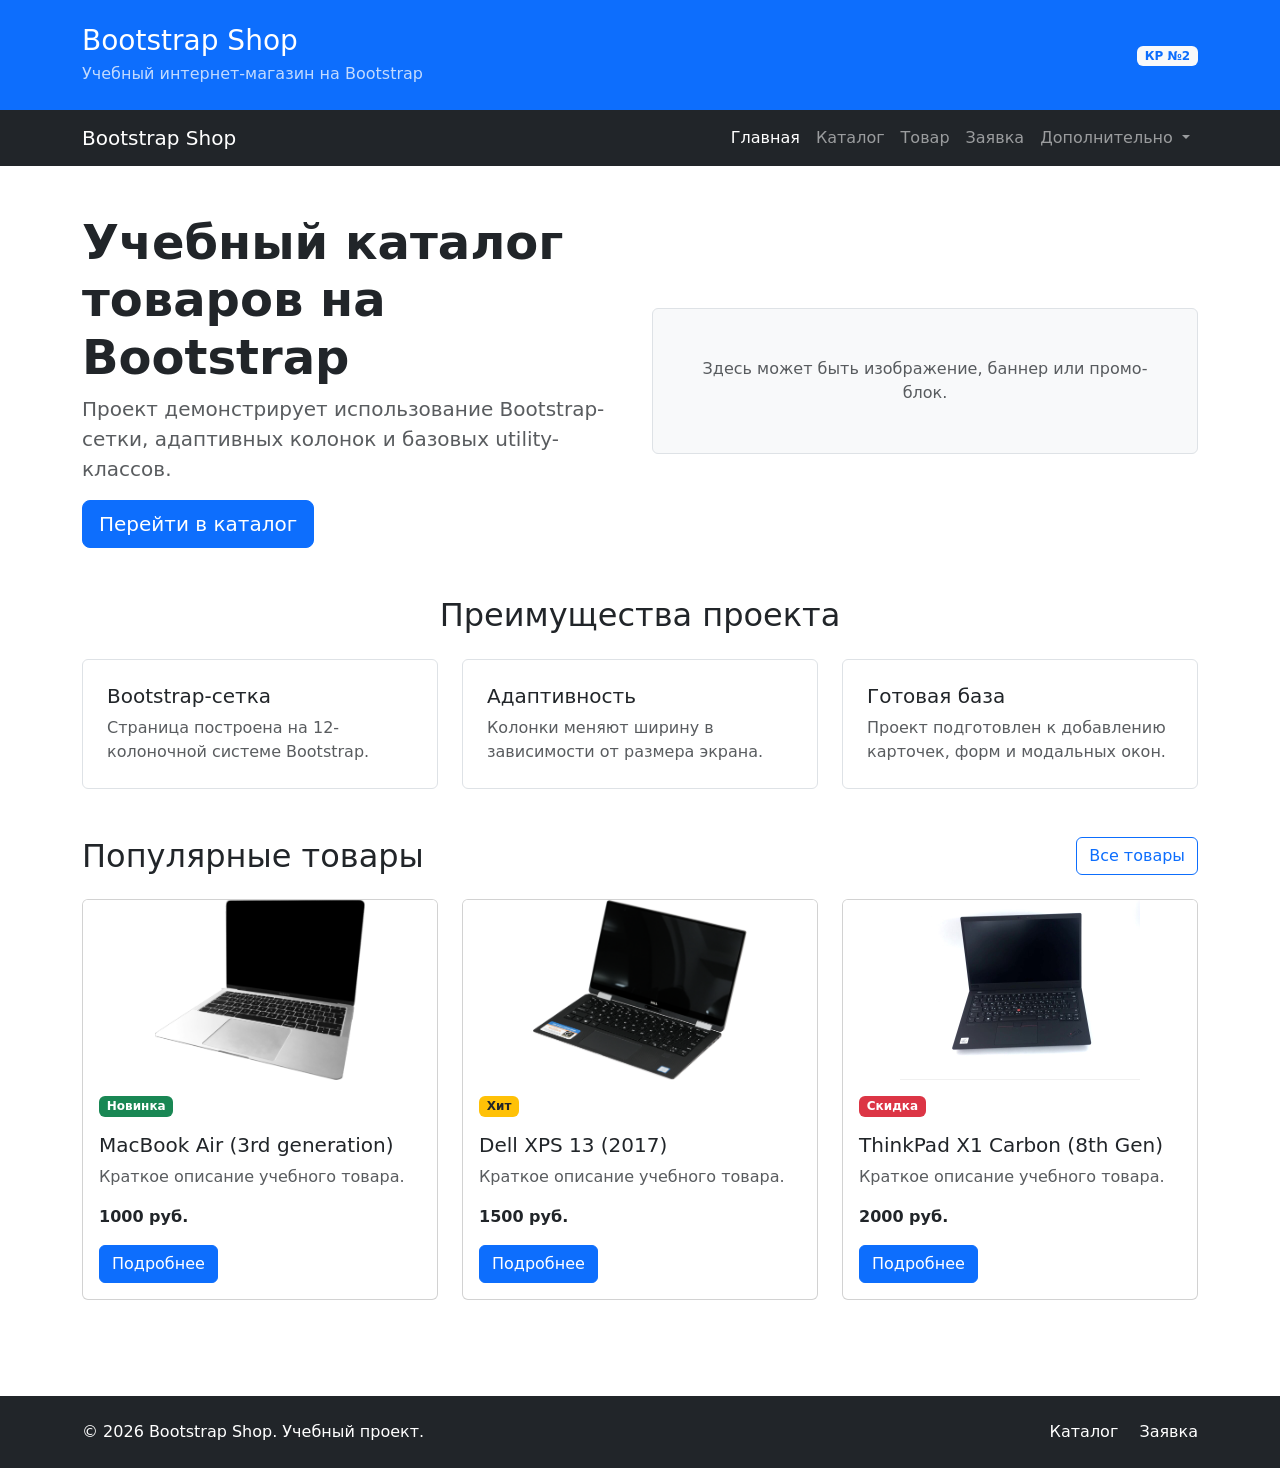
<file: index.html>
<!DOCTYPE html>
<html lang="ru">
<head>
  <meta charset="UTF-8">
  <meta name="viewport" content="width=device-width, initial-scale=1.0">
  <title>Главная — Bootstrap Shop</title>
  <link href="https://cdn.jsdelivr.net/npm/bootstrap@5.3.8/dist/css/bootstrap.min.css" rel="stylesheet">
  <link rel="stylesheet" href="css/custom.css">
</head>
<body>
  <header class="bg-primary text-white py-4">
    <div class="container">
      <div class="row align-items-center">
        <div class="col-12 col-md-8">
          <h1 class="h3 mb-1">Bootstrap Shop</h1>
          <p class="mb-0 opacity-75">Учебный интернет-магазин на Bootstrap</p>
        </div>
        <div class="col-12 col-md-4 text-md-end mt-3 mt-md-0">
          <span class="badge bg-light text-primary">КР №2</span>
        </div>
      </div>
    </div>
  </header>

  <nav class="navbar navbar-expand-lg navbar-dark bg-dark">
    <div class="container">
      <a class="navbar-brand" href="index.html">Bootstrap Shop</a>
      <button class="navbar-toggler" type="button" data-bs-toggle="collapse" data-bs-target="#mainNavbar" aria-controls="mainNavbar" aria-expanded="false" aria-label="Переключить навигацию">
        <span class="navbar-toggler-icon"></span>
      </button>
      <div class="collapse navbar-collapse" id="mainNavbar">
        <ul class="navbar-nav ms-auto">
          <li class="nav-item">
            <a class="nav-link active" aria-current="page" href="index.html">Главная</a>
          </li>
          <li class="nav-item">
            <a class="nav-link" href="catalog.html">Каталог</a>
          </li>
          <li class="nav-item">
            <a class="nav-link" href="product.html">Товар</a>
          </li>
          <li class="nav-item">
            <a class="nav-link" href="order.html">Заявка</a>
          </li>
          <li class="nav-item dropdown">
            <a class="nav-link dropdown-toggle" href="#" role="button" data-bs-toggle="dropdown" aria-expanded="false">
              Дополнительно
            </a>
            <ul class="dropdown-menu">
              <li><a class="dropdown-item" href="catalog.html">Все товары</a></li>
              <li><a class="dropdown-item" href="order.html">Оформить заявку</a></li>
              <li><a class="dropdown-item" href="index.html#popular">Популярное</a></li>
            </ul>
          </li>
        </ul>
      </div>
    </div>
  </nav>

  <main>
    <section class="container my-5">
      <div class="row align-items-center g-4">
        <div class="col-12 col-lg-6">
          <h2 class="display-5 fw-bold">Учебный каталог товаров на Bootstrap</h2>
          <p class="lead text-muted">
            Проект демонстрирует использование Bootstrap-сетки,
            адаптивных колонок и базовых utility-классов.
          </p>
          <a class="btn btn-primary btn-lg" href="catalog.html">Перейти в каталог</a>
        </div>
        <div class="col-12 col-lg-6">
          <div class="p-5 bg-light border rounded text-center">
            <p class="mb-0 text-muted">Здесь может быть изображение, баннер или промо-блок.</p>
          </div>
        </div>
      </div>
    </section>

    <section class="container my-5">
      <h2 class="text-center mb-4">Преимущества проекта</h2>
      <div class="row g-4">
        <div class="col-12 col-md-4">
          <div class="p-4 border rounded h-100 bg-white">
            <h3 class="h5">Bootstrap-сетка</h3>
            <p class="mb-0 text-muted">Страница построена на 12-колоночной системе Bootstrap.</p>
          </div>
        </div>
        <div class="col-12 col-md-4">
          <div class="p-4 border rounded h-100 bg-white">
            <h3 class="h5">Адаптивность</h3>
            <p class="mb-0 text-muted">Колонки меняют ширину в зависимости от размера экрана.</p>
          </div>
        </div>
        <div class="col-12 col-md-4">
          <div class="p-4 border rounded h-100 bg-white">
            <h3 class="h5">Готовая база</h3>
            <p class="mb-0 text-muted">Проект подготовлен к добавлению карточек, форм и модальных окон.</p>
          </div>
        </div>
      </div>
    </section>

    <section class="container my-5" id="popular">
      <div class="d-flex justify-content-between align-items-center mb-4">
        <h2 class="mb-0">Популярные товары</h2>
        <a class="btn btn-outline-primary" href="catalog.html">Все товары</a>
      </div>
      <div class="row g-4">
        <div class="col-12 col-md-6 col-lg-4">
          <div class="card h-100">
            <img src="images/macbook-air-3rd-gen.png" class="card-img-top" alt="MacBook Air третьего поколения">
            <div class="card-body d-flex flex-column">
              <span class="badge bg-success mb-3 align-self-start">Новинка</span>
              <h3 class="h5">MacBook Air (3rd generation)</h3>
              <p class="text-muted">Краткое описание учебного товара.</p>
              <p class="fw-bold mb-3 mt-auto">1000 руб.</p>
              <a class="btn btn-primary align-self-start" href="product.html">Подробнее</a>
            </div>
          </div>
        </div>
        <div class="col-12 col-md-6 col-lg-4">
          <div class="card h-100">
            <img src="images/dell-xps-13-2017.png" class="card-img-top" alt="Dell XPS 13 2017 года">
            <div class="card-body d-flex flex-column">
              <span class="badge bg-warning text-dark mb-3 align-self-start">Хит</span>
              <h3 class="h5">Dell XPS 13 (2017)</h3>
              <p class="text-muted">Краткое описание учебного товара.</p>
              <p class="fw-bold mb-3 mt-auto">1500 руб.</p>
              <a class="btn btn-primary align-self-start" href="product-2.html">Подробнее</a>
            </div>
          </div>
        </div>
        <div class="col-12 col-md-6 col-lg-4">
          <div class="card h-100">
            <img src="images/thinkpad-x1-carbon-8th-gen.jpg" class="card-img-top" alt="Lenovo ThinkPad X1 Carbon 8-го поколения">
            <div class="card-body d-flex flex-column">
              <span class="badge bg-danger mb-3 align-self-start">Скидка</span>
              <h3 class="h5">ThinkPad X1 Carbon (8th Gen)</h3>
              <p class="text-muted">Краткое описание учебного товара.</p>
              <p class="fw-bold mb-3 mt-auto">2000 руб.</p>
              <a class="btn btn-primary align-self-start" href="product-3.html">Подробнее</a>
            </div>
          </div>
        </div>
      </div>
    </section>
  </main>

  <footer class="bg-dark text-white py-4 mt-5">
    <div class="container">
      <div class="row align-items-center g-3">
        <div class="col-12 col-md-6">
          <p class="mb-0">&copy; 2026 Bootstrap Shop. Учебный проект.</p>
        </div>
        <div class="col-12 col-md-6 text-md-end">
          <a class="text-white text-decoration-none me-3" href="catalog.html">Каталог</a>
          <a class="text-white text-decoration-none" href="order.html">Заявка</a>
        </div>
      </div>
    </div>
  </footer>

  <script src="https://cdn.jsdelivr.net/npm/bootstrap@5.3.8/dist/js/bootstrap.bundle.min.js"></script>
</body>
</html>
</file>
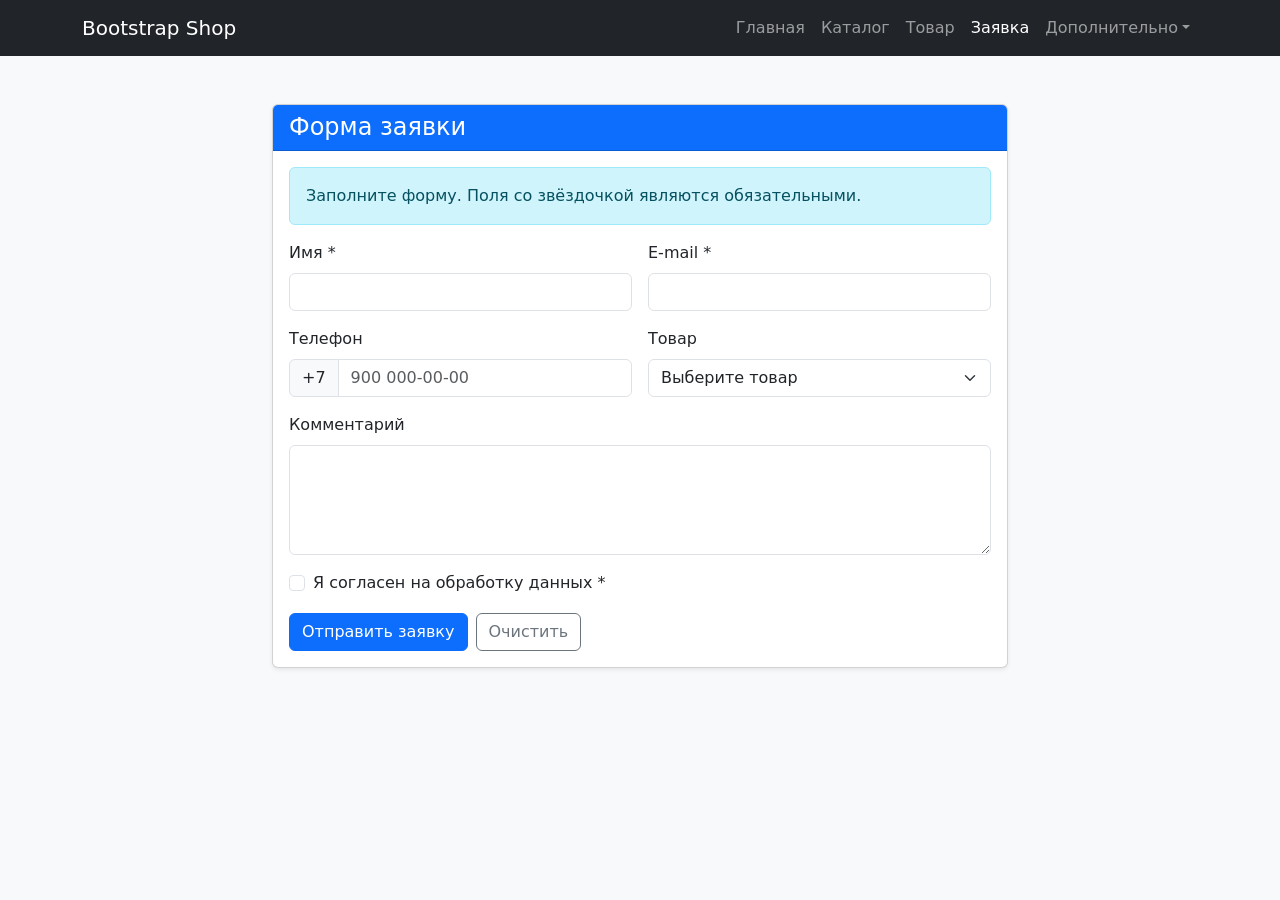
<file: order.html>
<!DOCTYPE html>
<html lang="ru">
<head>
  <meta charset="UTF-8">
  <meta name="viewport" content="width=device-width, initial-scale=1.0">
  <title>Заявка — Bootstrap Shop</title>
  <link href="https://cdn.jsdelivr.net/npm/bootstrap@5.3.8/dist/css/bootstrap.min.css" rel="stylesheet">
  <link rel="stylesheet" href="css/custom.css">
</head>
<body class="bg-light">
  <nav class="navbar navbar-expand-lg navbar-dark bg-dark">
    <div class="container">
      <a class="navbar-brand" href="index.html">Bootstrap Shop</a>
      <button class="navbar-toggler" type="button" data-bs-toggle="collapse" data-bs-target="#mainNavbar" aria-controls="mainNavbar" aria-expanded="false" aria-label="Переключить навигацию">
        <span class="navbar-toggler-icon"></span>
      </button>
      <div class="collapse navbar-collapse" id="mainNavbar">
        <ul class="navbar-nav ms-auto">
          <li class="nav-item"><a class="nav-link" href="index.html">Главная</a></li>
          <li class="nav-item"><a class="nav-link" href="catalog.html">Каталог</a></li>
          <li class="nav-item"><a class="nav-link" href="product.html">Товар</a></li>
          <li class="nav-item"><a class="nav-link active" aria-current="page" href="order.html">Заявка</a></li>
          <li class="nav-item dropdown">
            <a class="nav-link dropdown-toggle" href="#" role="button" data-bs-toggle="dropdown" aria-expanded="false">Дополнительно</a>
            <ul class="dropdown-menu">
              <li><a class="dropdown-item" href="catalog.html">Все товары</a></li>
              <li><a class="dropdown-item" href="order.html">Оформить заявку</a></li>
              <li><a class="dropdown-item" href="index.html#popular">Популярное</a></li>
            </ul>
          </li>
        </ul>
      </div>
    </div>
  </nav>

  <main class="container my-5">
    <div class="row justify-content-center">
      <div class="col-12 col-lg-8">
        <div class="card shadow-sm">
          <div class="card-header bg-primary text-white">
            <h1 class="h4 mb-0">Форма заявки</h1>
          </div>
          <div class="card-body">
            <div class="alert alert-info" role="alert">
              Заполните форму. Поля со звёздочкой являются обязательными.
            </div>
            <form>
              <div class="row g-3">
                <div class="col-12 col-md-6">
                  <label for="order-name" class="form-label">Имя *</label>
                  <input id="order-name" name="name" type="text" class="form-control" required>
                </div>
                <div class="col-12 col-md-6">
                  <label for="order-email" class="form-label">E-mail *</label>
                  <input id="order-email" name="email" type="email" class="form-control" required>
                </div>
                <div class="col-12 col-md-6">
                  <label for="order-phone" class="form-label">Телефон</label>
                  <div class="input-group">
                    <span class="input-group-text">+7</span>
                    <input id="order-phone" name="phone" type="tel" class="form-control" placeholder="900 000-00-00">
                  </div>
                </div>
                <div class="col-12 col-md-6">
                  <label for="order-product" class="form-label">Товар</label>
                  <select id="order-product" name="product" class="form-select">
                    <option selected>Выберите товар</option>
                    <option value="product-1">MacBook Air (3rd generation)</option>
                    <option value="product-2">Dell XPS 13 (2017)</option>
                    <option value="product-3">ThinkPad X1 Carbon (8th Gen)</option>
                  </select>
                </div>
                <div class="col-12">
                  <label for="order-comment" class="form-label">Комментарий</label>
                  <textarea id="order-comment" name="comment" class="form-control" rows="4"></textarea>
                </div>
                <div class="col-12">
                  <div class="form-check">
                    <input id="order-agree" name="agree" class="form-check-input" type="checkbox" required>
                    <label class="form-check-label" for="order-agree">Я согласен на обработку данных *</label>
                  </div>
                </div>
                <div class="col-12 d-flex gap-2">
                  <button class="btn btn-primary" type="submit">Отправить заявку</button>
                  <button class="btn btn-outline-secondary" type="reset">Очистить</button>
                </div>
              </div>
            </form>
          </div>
        </div>
      </div>
    </div>
  </main>
  <script src="https://cdn.jsdelivr.net/npm/bootstrap@5.3.8/dist/js/bootstrap.bundle.min.js"></script>
</body>
</html>
</file>
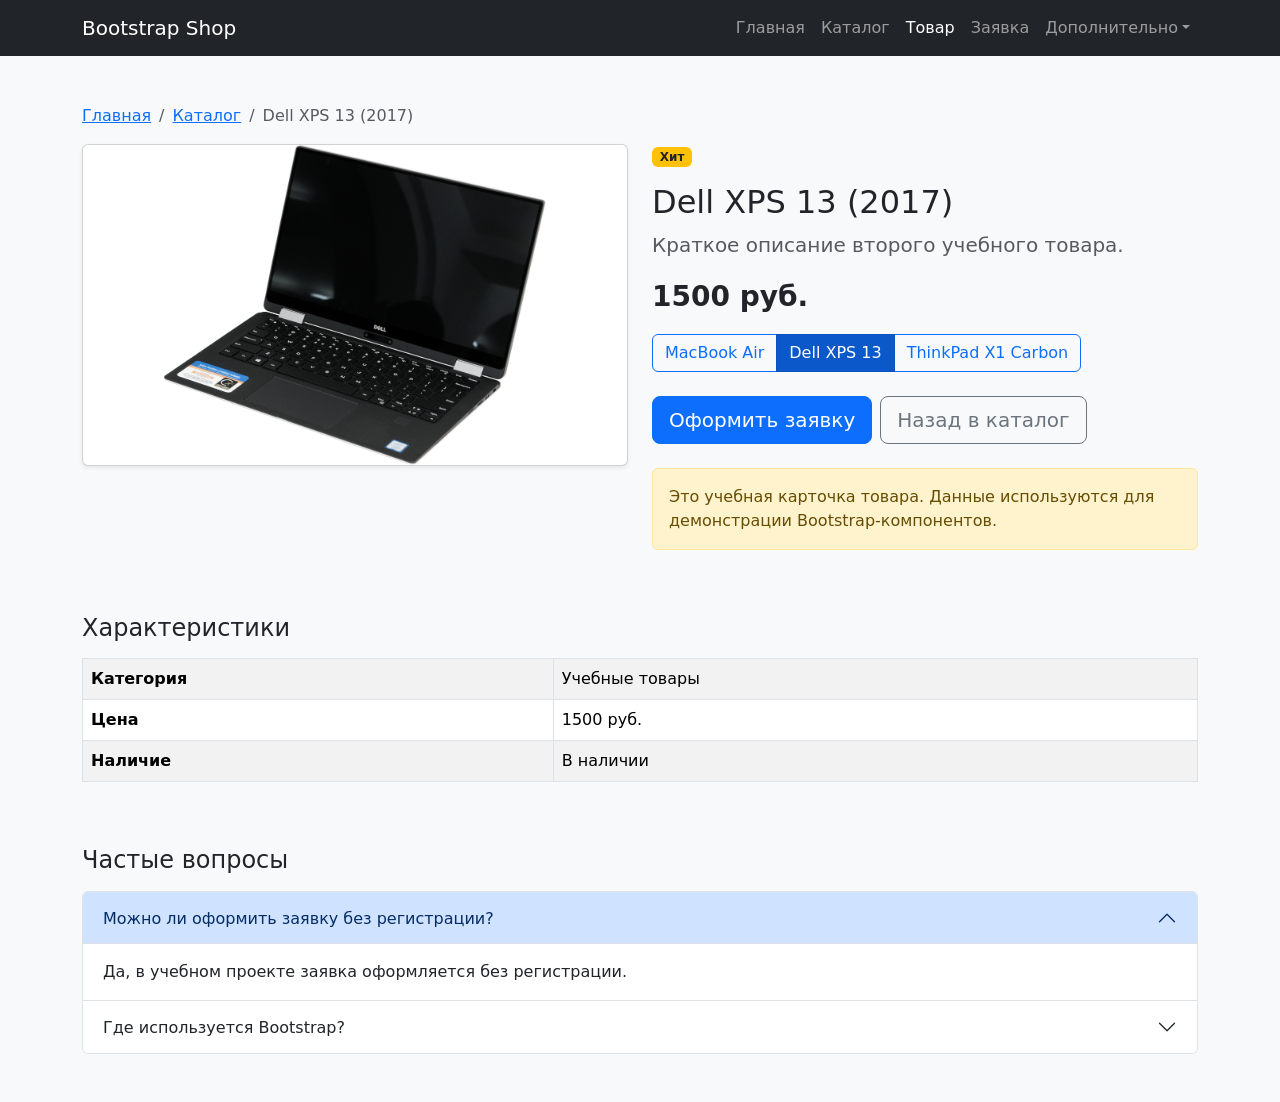
<file: product-2.html>
<!DOCTYPE html>
<html lang="ru">
<head>
  <meta charset="UTF-8">
  <meta name="viewport" content="width=device-width, initial-scale=1.0">
  <title>Dell XPS 13 — Bootstrap Shop</title>
  <link href="https://cdn.jsdelivr.net/npm/bootstrap@5.3.8/dist/css/bootstrap.min.css" rel="stylesheet">
  <link rel="stylesheet" href="css/custom.css">
</head>
<body class="bg-light">
  <nav class="navbar navbar-expand-lg navbar-dark bg-dark">
    <div class="container">
      <a class="navbar-brand" href="index.html">Bootstrap Shop</a>
      <button class="navbar-toggler" type="button" data-bs-toggle="collapse" data-bs-target="#mainNavbar" aria-controls="mainNavbar" aria-expanded="false" aria-label="Переключить навигацию">
        <span class="navbar-toggler-icon"></span>
      </button>
      <div class="collapse navbar-collapse" id="mainNavbar">
        <ul class="navbar-nav ms-auto">
          <li class="nav-item"><a class="nav-link" href="index.html">Главная</a></li>
          <li class="nav-item"><a class="nav-link" href="catalog.html">Каталог</a></li>
          <li class="nav-item"><a class="nav-link active" aria-current="page" href="product-2.html">Товар</a></li>
          <li class="nav-item"><a class="nav-link" href="order.html">Заявка</a></li>
          <li class="nav-item dropdown">
            <a class="nav-link dropdown-toggle" href="#" role="button" data-bs-toggle="dropdown" aria-expanded="false">Дополнительно</a>
            <ul class="dropdown-menu">
              <li><a class="dropdown-item" href="catalog.html">Все товары</a></li>
              <li><a class="dropdown-item" href="order.html">Оформить заявку</a></li>
              <li><a class="dropdown-item" href="index.html#popular">Популярное</a></li>
            </ul>
          </li>
        </ul>
      </div>
    </div>
  </nav>

  <main class="container my-5">
    <nav aria-label="breadcrumb">
      <ol class="breadcrumb">
        <li class="breadcrumb-item"><a href="index.html">Главная</a></li>
        <li class="breadcrumb-item"><a href="catalog.html">Каталог</a></li>
        <li class="breadcrumb-item active" aria-current="page">Dell XPS 13 (2017)</li>
      </ol>
    </nav>
    <div class="row g-4">
      <div class="col-12 col-lg-6">
        <div class="card shadow-sm">
          <img src="images/dell-xps-13-2017.png" class="product-image img-fluid rounded" alt="Dell XPS 13 2017 года">
        </div>
      </div>
      <div class="col-12 col-lg-6">
        <span class="badge bg-warning text-dark mb-3">Хит</span>
        <h1 class="h2">Dell XPS 13 (2017)</h1>
        <p class="lead text-muted">Краткое описание второго учебного товара.</p>
        <p class="fs-3 fw-bold">1500 руб.</p>
        <div class="btn-group mb-4" role="group" aria-label="Выбор товара">
          <a class="btn btn-outline-primary" href="product.html">MacBook Air</a>
          <a class="btn btn-primary active" aria-current="page" href="product-2.html">Dell XPS 13</a>
          <a class="btn btn-outline-primary" href="product-3.html">ThinkPad X1 Carbon</a>
        </div>
        <div class="d-flex gap-2 mb-4">
          <a class="btn btn-primary btn-lg" href="order.html">Оформить заявку</a>
          <a class="btn btn-outline-secondary btn-lg" href="catalog.html">Назад в каталог</a>
        </div>
        <div class="alert alert-warning" role="alert">
          Это учебная карточка товара. Данные используются для демонстрации Bootstrap-компонентов.
        </div>
      </div>
    </div>
    <section class="mt-5">
      <h2 class="h4 mb-3">Характеристики</h2>
      <div class="table-responsive">
        <table class="table table-striped table-bordered align-middle">
          <tbody>
            <tr><th scope="row">Категория</th><td>Учебные товары</td></tr>
            <tr><th scope="row">Цена</th><td>1500 руб.</td></tr>
            <tr><th scope="row">Наличие</th><td>В наличии</td></tr>
          </tbody>
        </table>
      </div>
    </section>
    <section class="mt-5">
      <h2 class="h4 mb-3">Частые вопросы</h2>
      <div class="accordion" id="faqAccordion">
        <div class="accordion-item">
          <h3 class="accordion-header">
            <button class="accordion-button" type="button" data-bs-toggle="collapse" data-bs-target="#faqOne" aria-expanded="true" aria-controls="faqOne">
              Можно ли оформить заявку без регистрации?
            </button>
          </h3>
          <div id="faqOne" class="accordion-collapse collapse show" data-bs-parent="#faqAccordion">
            <div class="accordion-body">Да, в учебном проекте заявка оформляется без регистрации.</div>
          </div>
        </div>
        <div class="accordion-item">
          <h3 class="accordion-header">
            <button class="accordion-button collapsed" type="button" data-bs-toggle="collapse" data-bs-target="#faqTwo" aria-expanded="false" aria-controls="faqTwo">
              Где используется Bootstrap?
            </button>
          </h3>
          <div id="faqTwo" class="accordion-collapse collapse" data-bs-parent="#faqAccordion">
            <div class="accordion-body">Bootstrap используется для сетки, карточек, форм, навигации, сообщений и модальных окон.</div>
          </div>
        </div>
      </div>
    </section>
  </main>
  <script src="https://cdn.jsdelivr.net/npm/bootstrap@5.3.8/dist/js/bootstrap.bundle.min.js"></script>
</body>
</html>
</file>
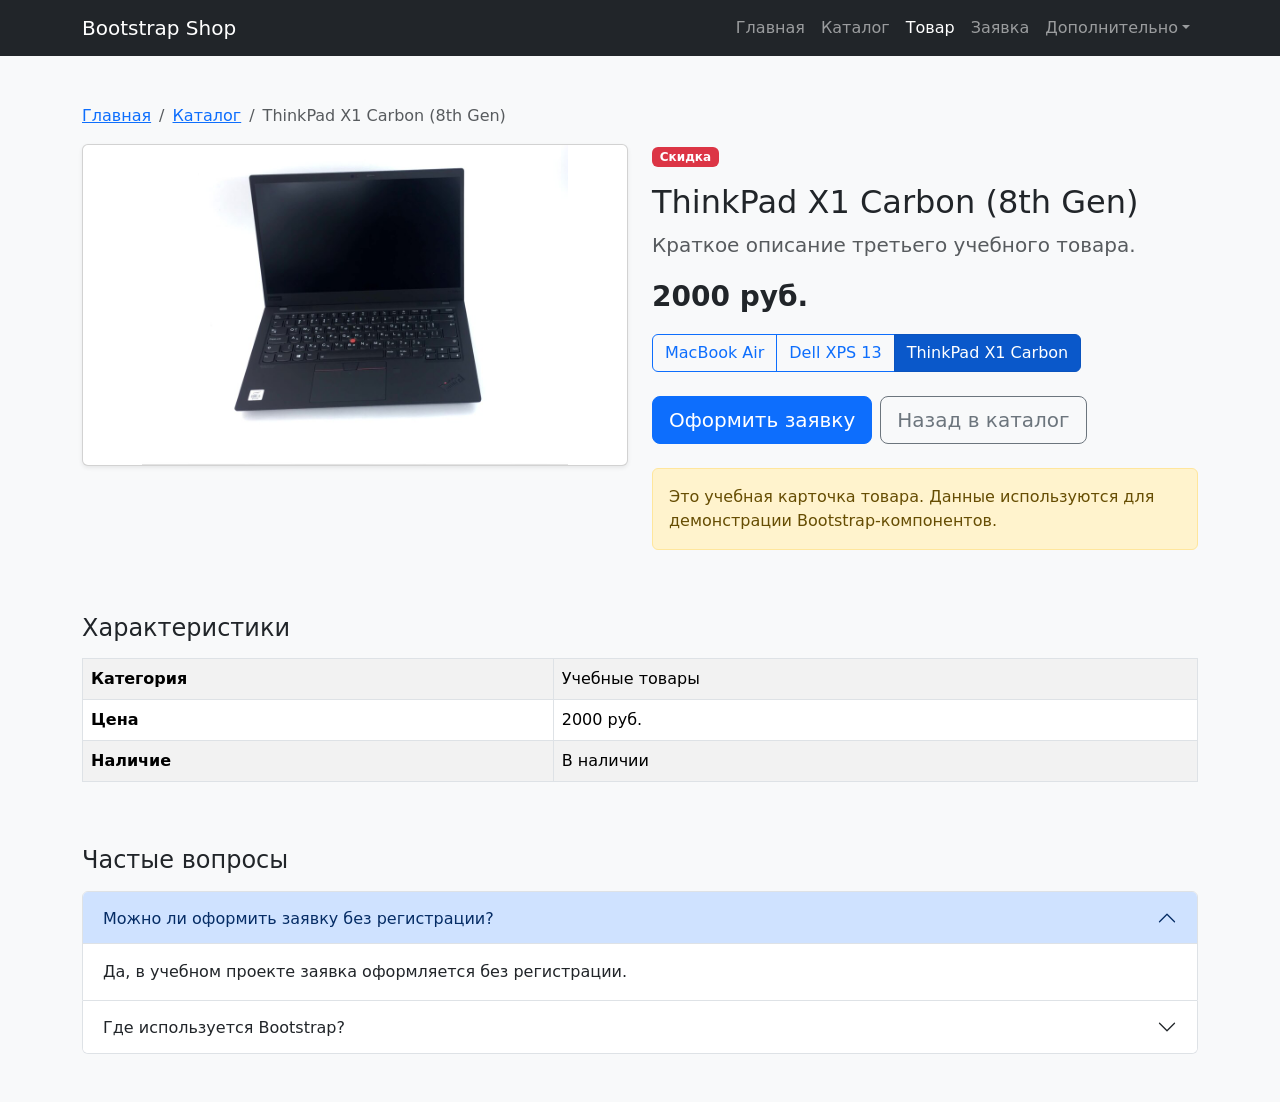
<file: product-3.html>
<!DOCTYPE html>
<html lang="ru">
<head>
  <meta charset="UTF-8">
  <meta name="viewport" content="width=device-width, initial-scale=1.0">
  <title>ThinkPad X1 Carbon — Bootstrap Shop</title>
  <link href="https://cdn.jsdelivr.net/npm/bootstrap@5.3.8/dist/css/bootstrap.min.css" rel="stylesheet">
  <link rel="stylesheet" href="css/custom.css">
</head>
<body class="bg-light">
  <nav class="navbar navbar-expand-lg navbar-dark bg-dark">
    <div class="container">
      <a class="navbar-brand" href="index.html">Bootstrap Shop</a>
      <button class="navbar-toggler" type="button" data-bs-toggle="collapse" data-bs-target="#mainNavbar" aria-controls="mainNavbar" aria-expanded="false" aria-label="Переключить навигацию">
        <span class="navbar-toggler-icon"></span>
      </button>
      <div class="collapse navbar-collapse" id="mainNavbar">
        <ul class="navbar-nav ms-auto">
          <li class="nav-item"><a class="nav-link" href="index.html">Главная</a></li>
          <li class="nav-item"><a class="nav-link" href="catalog.html">Каталог</a></li>
          <li class="nav-item"><a class="nav-link active" aria-current="page" href="product-3.html">Товар</a></li>
          <li class="nav-item"><a class="nav-link" href="order.html">Заявка</a></li>
          <li class="nav-item dropdown">
            <a class="nav-link dropdown-toggle" href="#" role="button" data-bs-toggle="dropdown" aria-expanded="false">Дополнительно</a>
            <ul class="dropdown-menu">
              <li><a class="dropdown-item" href="catalog.html">Все товары</a></li>
              <li><a class="dropdown-item" href="order.html">Оформить заявку</a></li>
              <li><a class="dropdown-item" href="index.html#popular">Популярное</a></li>
            </ul>
          </li>
        </ul>
      </div>
    </div>
  </nav>

  <main class="container my-5">
    <nav aria-label="breadcrumb">
      <ol class="breadcrumb">
        <li class="breadcrumb-item"><a href="index.html">Главная</a></li>
        <li class="breadcrumb-item"><a href="catalog.html">Каталог</a></li>
        <li class="breadcrumb-item active" aria-current="page">ThinkPad X1 Carbon (8th Gen)</li>
      </ol>
    </nav>
    <div class="row g-4">
      <div class="col-12 col-lg-6">
        <div class="card shadow-sm">
          <img src="images/thinkpad-x1-carbon-8th-gen.jpg" class="product-image img-fluid rounded" alt="Lenovo ThinkPad X1 Carbon 8-го поколения">
        </div>
      </div>
      <div class="col-12 col-lg-6">
        <span class="badge bg-danger mb-3">Скидка</span>
        <h1 class="h2">ThinkPad X1 Carbon (8th Gen)</h1>
        <p class="lead text-muted">Краткое описание третьего учебного товара.</p>
        <p class="fs-3 fw-bold">2000 руб.</p>
        <div class="btn-group mb-4" role="group" aria-label="Выбор товара">
          <a class="btn btn-outline-primary" href="product.html">MacBook Air</a>
          <a class="btn btn-outline-primary" href="product-2.html">Dell XPS 13</a>
          <a class="btn btn-primary active" aria-current="page" href="product-3.html">ThinkPad X1 Carbon</a>
        </div>
        <div class="d-flex gap-2 mb-4">
          <a class="btn btn-primary btn-lg" href="order.html">Оформить заявку</a>
          <a class="btn btn-outline-secondary btn-lg" href="catalog.html">Назад в каталог</a>
        </div>
        <div class="alert alert-warning" role="alert">
          Это учебная карточка товара. Данные используются для демонстрации Bootstrap-компонентов.
        </div>
      </div>
    </div>
    <section class="mt-5">
      <h2 class="h4 mb-3">Характеристики</h2>
      <div class="table-responsive">
        <table class="table table-striped table-bordered align-middle">
          <tbody>
            <tr><th scope="row">Категория</th><td>Учебные товары</td></tr>
            <tr><th scope="row">Цена</th><td>2000 руб.</td></tr>
            <tr><th scope="row">Наличие</th><td>В наличии</td></tr>
          </tbody>
        </table>
      </div>
    </section>
    <section class="mt-5">
      <h2 class="h4 mb-3">Частые вопросы</h2>
      <div class="accordion" id="faqAccordion">
        <div class="accordion-item">
          <h3 class="accordion-header">
            <button class="accordion-button" type="button" data-bs-toggle="collapse" data-bs-target="#faqOne" aria-expanded="true" aria-controls="faqOne">
              Можно ли оформить заявку без регистрации?
            </button>
          </h3>
          <div id="faqOne" class="accordion-collapse collapse show" data-bs-parent="#faqAccordion">
            <div class="accordion-body">Да, в учебном проекте заявка оформляется без регистрации.</div>
          </div>
        </div>
        <div class="accordion-item">
          <h3 class="accordion-header">
            <button class="accordion-button collapsed" type="button" data-bs-toggle="collapse" data-bs-target="#faqTwo" aria-expanded="false" aria-controls="faqTwo">
              Где используется Bootstrap?
            </button>
          </h3>
          <div id="faqTwo" class="accordion-collapse collapse" data-bs-parent="#faqAccordion">
            <div class="accordion-body">Bootstrap используется для сетки, карточек, форм, навигации, сообщений и модальных окон.</div>
          </div>
        </div>
      </div>
    </section>
  </main>
  <script src="https://cdn.jsdelivr.net/npm/bootstrap@5.3.8/dist/js/bootstrap.bundle.min.js"></script>
</body>
</html>
</file>
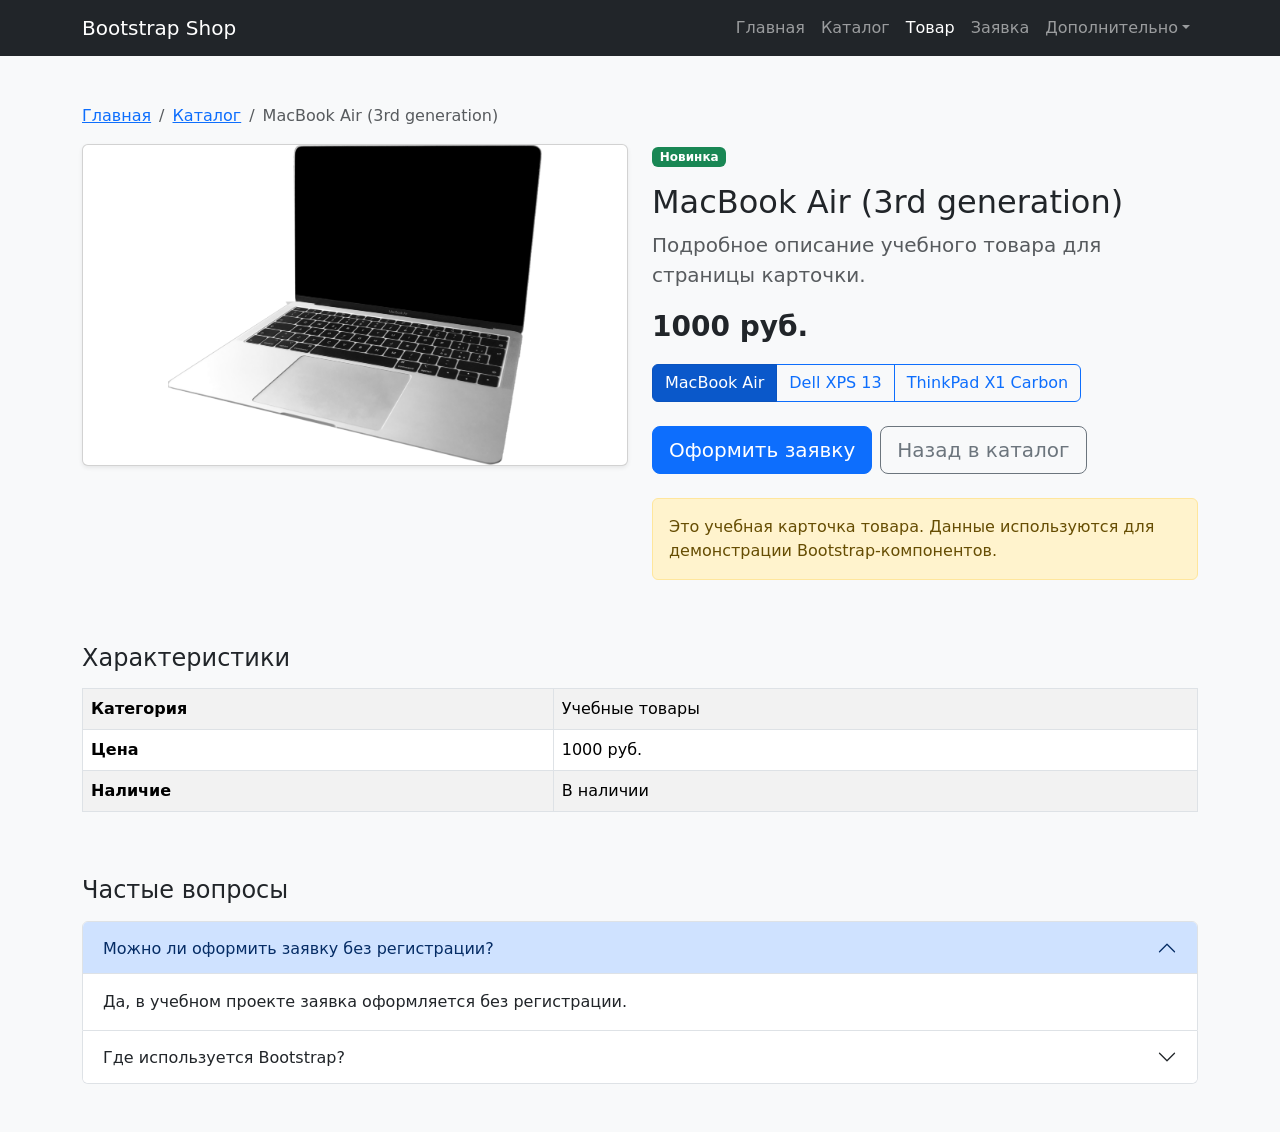
<file: product.html>
<!DOCTYPE html>
<html lang="ru">
<head>
  <meta charset="UTF-8">
  <meta name="viewport" content="width=device-width, initial-scale=1.0">
  <title>MacBook Air — Bootstrap Shop</title>
  <link href="https://cdn.jsdelivr.net/npm/bootstrap@5.3.8/dist/css/bootstrap.min.css" rel="stylesheet">
  <link rel="stylesheet" href="css/custom.css">
</head>
<body class="bg-light">
  <nav class="navbar navbar-expand-lg navbar-dark bg-dark">
    <div class="container">
      <a class="navbar-brand" href="index.html">Bootstrap Shop</a>
      <button class="navbar-toggler" type="button" data-bs-toggle="collapse" data-bs-target="#mainNavbar" aria-controls="mainNavbar" aria-expanded="false" aria-label="Переключить навигацию">
        <span class="navbar-toggler-icon"></span>
      </button>
      <div class="collapse navbar-collapse" id="mainNavbar">
        <ul class="navbar-nav ms-auto">
          <li class="nav-item"><a class="nav-link" href="index.html">Главная</a></li>
          <li class="nav-item"><a class="nav-link" href="catalog.html">Каталог</a></li>
          <li class="nav-item"><a class="nav-link active" aria-current="page" href="product.html">Товар</a></li>
          <li class="nav-item"><a class="nav-link" href="order.html">Заявка</a></li>
          <li class="nav-item dropdown">
            <a class="nav-link dropdown-toggle" href="#" role="button" data-bs-toggle="dropdown" aria-expanded="false">Дополнительно</a>
            <ul class="dropdown-menu">
              <li><a class="dropdown-item" href="catalog.html">Все товары</a></li>
              <li><a class="dropdown-item" href="order.html">Оформить заявку</a></li>
              <li><a class="dropdown-item" href="index.html#popular">Популярное</a></li>
            </ul>
          </li>
        </ul>
      </div>
    </div>
  </nav>

  <main class="container my-5">
    <nav aria-label="breadcrumb">
      <ol class="breadcrumb">
        <li class="breadcrumb-item"><a href="index.html">Главная</a></li>
        <li class="breadcrumb-item"><a href="catalog.html">Каталог</a></li>
        <li class="breadcrumb-item active" aria-current="page">MacBook Air (3rd generation)</li>
      </ol>
    </nav>
    <div class="row g-4">
      <div class="col-12 col-lg-6">
        <div class="card shadow-sm">
          <img src="images/macbook-air-3rd-gen.png" class="product-image img-fluid rounded" alt="MacBook Air третьего поколения">
        </div>
      </div>
      <div class="col-12 col-lg-6">
        <span class="badge bg-success mb-3">Новинка</span>
        <h1 class="h2">MacBook Air (3rd generation)</h1>
        <p class="lead text-muted">Подробное описание учебного товара для страницы карточки.</p>
        <p class="fs-3 fw-bold">1000 руб.</p>
        <div class="btn-group mb-4" role="group" aria-label="Выбор товара">
          <a class="btn btn-primary active" aria-current="page" href="product.html">MacBook Air</a>
          <a class="btn btn-outline-primary" href="product-2.html">Dell XPS 13</a>
          <a class="btn btn-outline-primary" href="product-3.html">ThinkPad X1 Carbon</a>
        </div>
        <div class="d-flex gap-2 mb-4">
          <a class="btn btn-primary btn-lg" href="order.html">Оформить заявку</a>
          <a class="btn btn-outline-secondary btn-lg" href="catalog.html">Назад в каталог</a>
        </div>
        <div class="alert alert-warning" role="alert">
          Это учебная карточка товара. Данные используются для демонстрации Bootstrap-компонентов.
        </div>
      </div>
    </div>
    <section class="mt-5">
      <h2 class="h4 mb-3">Характеристики</h2>
      <div class="table-responsive">
        <table class="table table-striped table-bordered align-middle">
          <tbody>
            <tr>
              <th scope="row">Категория</th>
              <td>Учебные товары</td>
            </tr>
            <tr>
              <th scope="row">Цена</th>
              <td>1000 руб.</td>
            </tr>
            <tr>
              <th scope="row">Наличие</th>
              <td>В наличии</td>
            </tr>
          </tbody>
        </table>
      </div>
    </section>
    <section class="mt-5">
      <h2 class="h4 mb-3">Частые вопросы</h2>
      <div class="accordion" id="faqAccordion">
        <div class="accordion-item">
          <h3 class="accordion-header">
            <button class="accordion-button" type="button" data-bs-toggle="collapse" data-bs-target="#faqOne" aria-expanded="true" aria-controls="faqOne">
              Можно ли оформить заявку без регистрации?
            </button>
          </h3>
          <div id="faqOne" class="accordion-collapse collapse show" data-bs-parent="#faqAccordion">
            <div class="accordion-body">Да, в учебном проекте заявка оформляется без регистрации.</div>
          </div>
        </div>
        <div class="accordion-item">
          <h3 class="accordion-header">
            <button class="accordion-button collapsed" type="button" data-bs-toggle="collapse" data-bs-target="#faqTwo" aria-expanded="false" aria-controls="faqTwo">
              Где используется Bootstrap?
            </button>
          </h3>
          <div id="faqTwo" class="accordion-collapse collapse" data-bs-parent="#faqAccordion">
            <div class="accordion-body">Bootstrap используется для сетки, карточек, форм, навигации, сообщений и модальных окон.</div>
          </div>
        </div>
      </div>
    </section>
  </main>
  <script src="https://cdn.jsdelivr.net/npm/bootstrap@5.3.8/dist/js/bootstrap.bundle.min.js"></script>
</body>
</html>
</file>
<file: css/custom.css>
body {
  min-height: 100vh;
  display: flex;
  flex-direction: column;
}

main {
  flex: 1;
}

.placeholder-box {
  min-height: 240px;
}

.placeholder-image {
  min-height: 320px;
}

.card-img-top {
  height: 180px;
  object-fit: contain;
  background-color: #fff;
}

.product-image {
  height: 320px;
  object-fit: contain;
}
</file>
